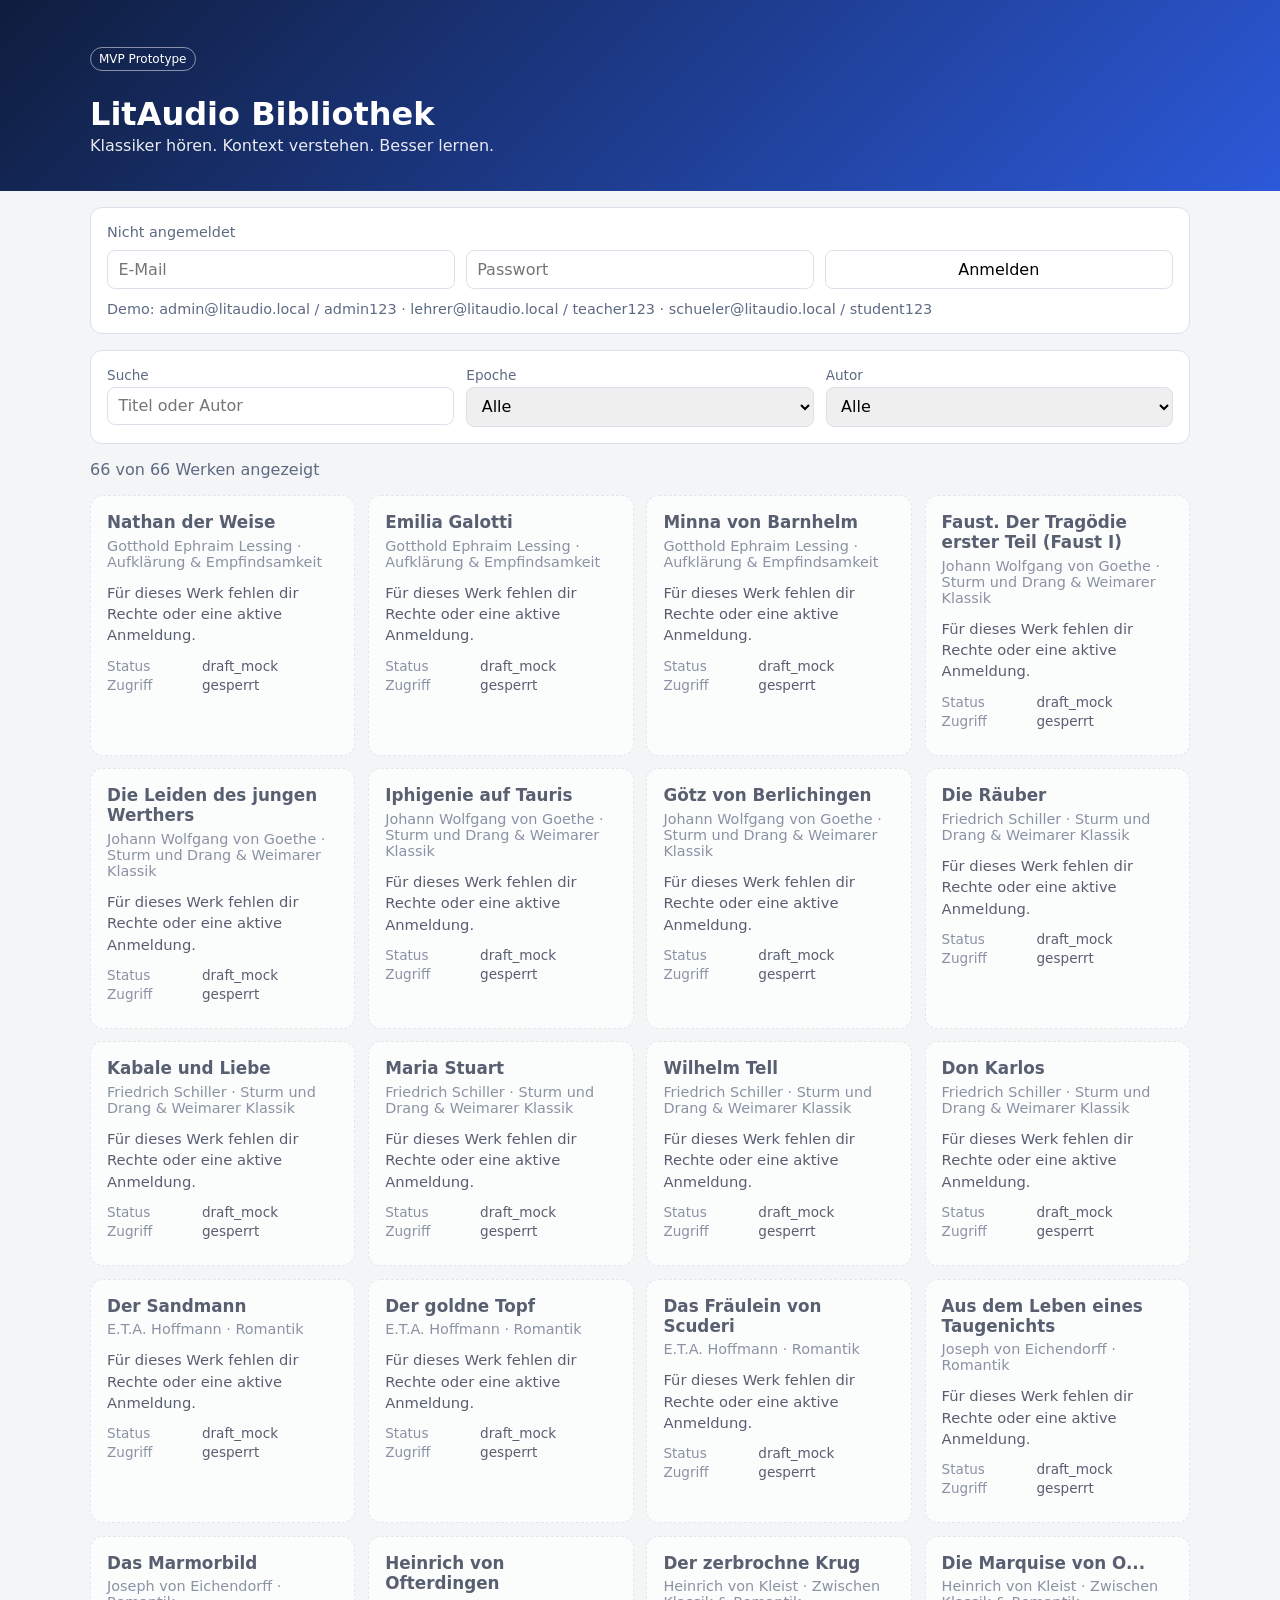
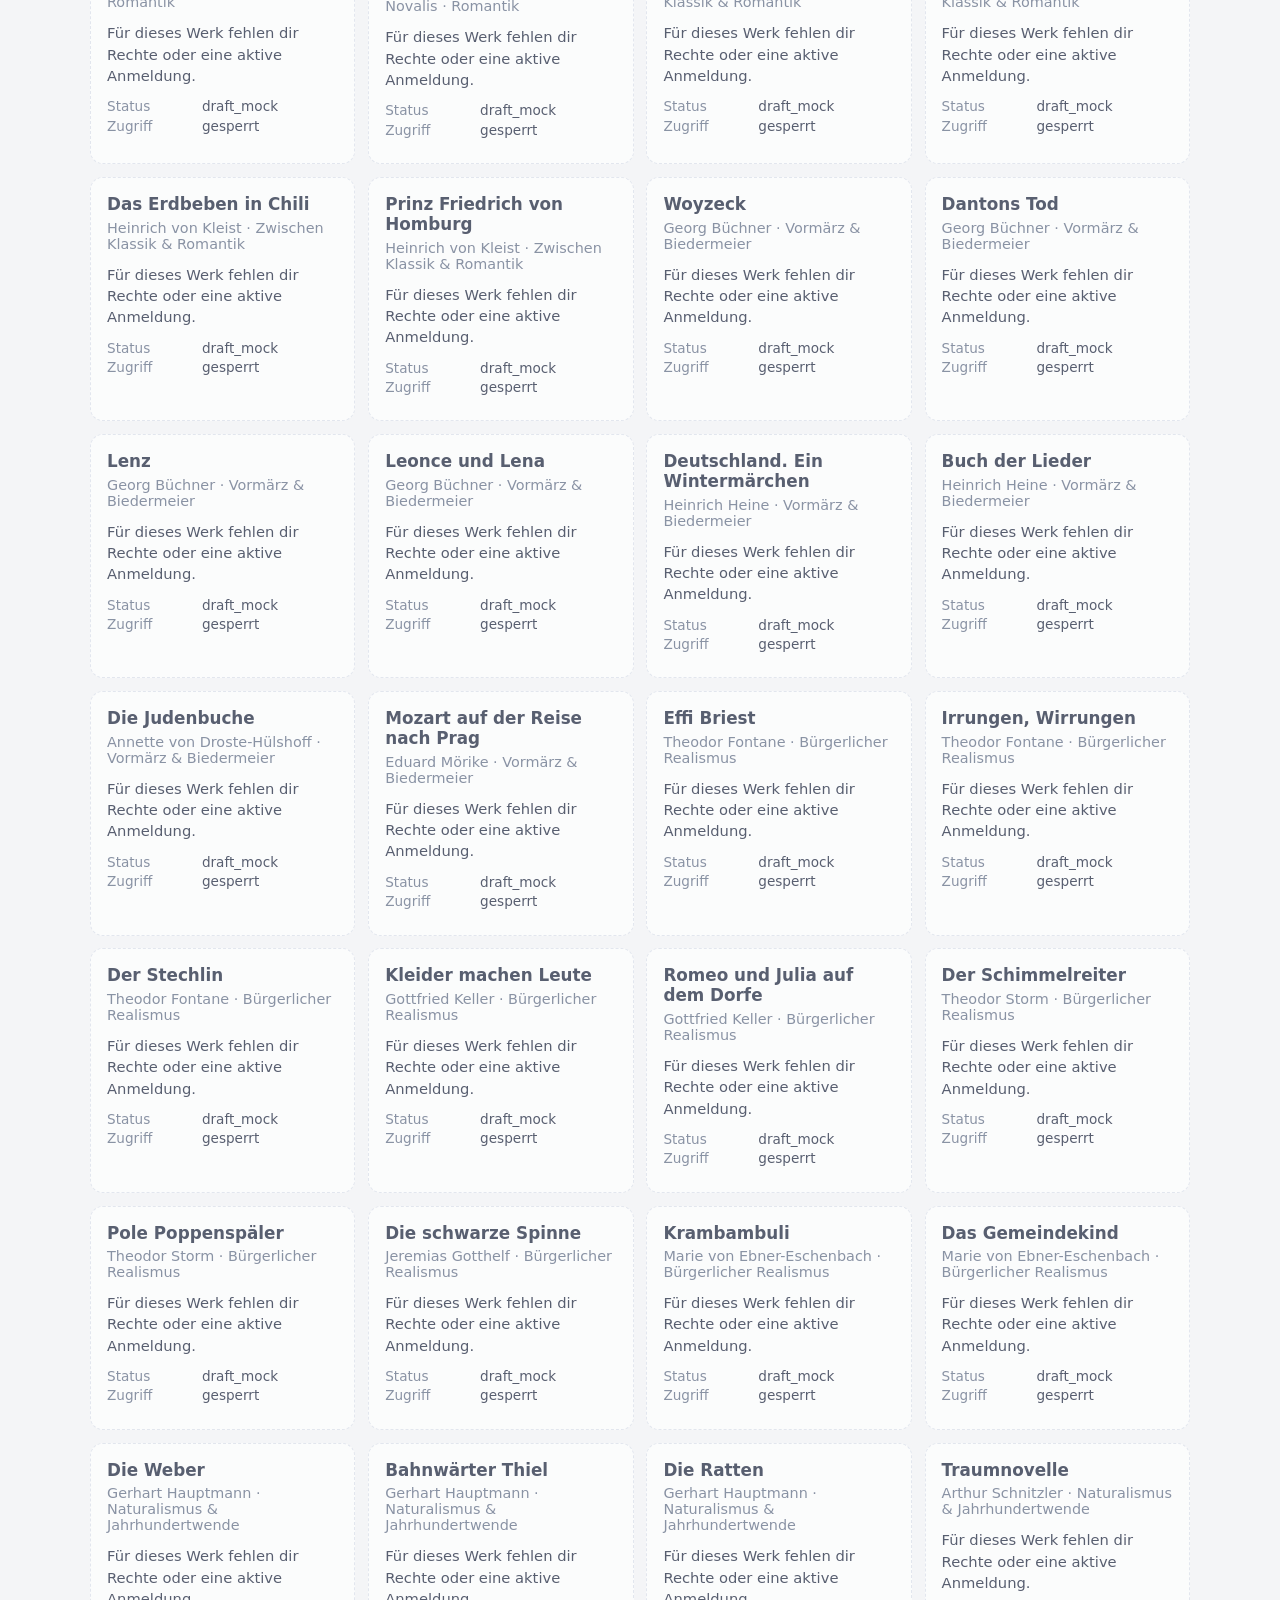
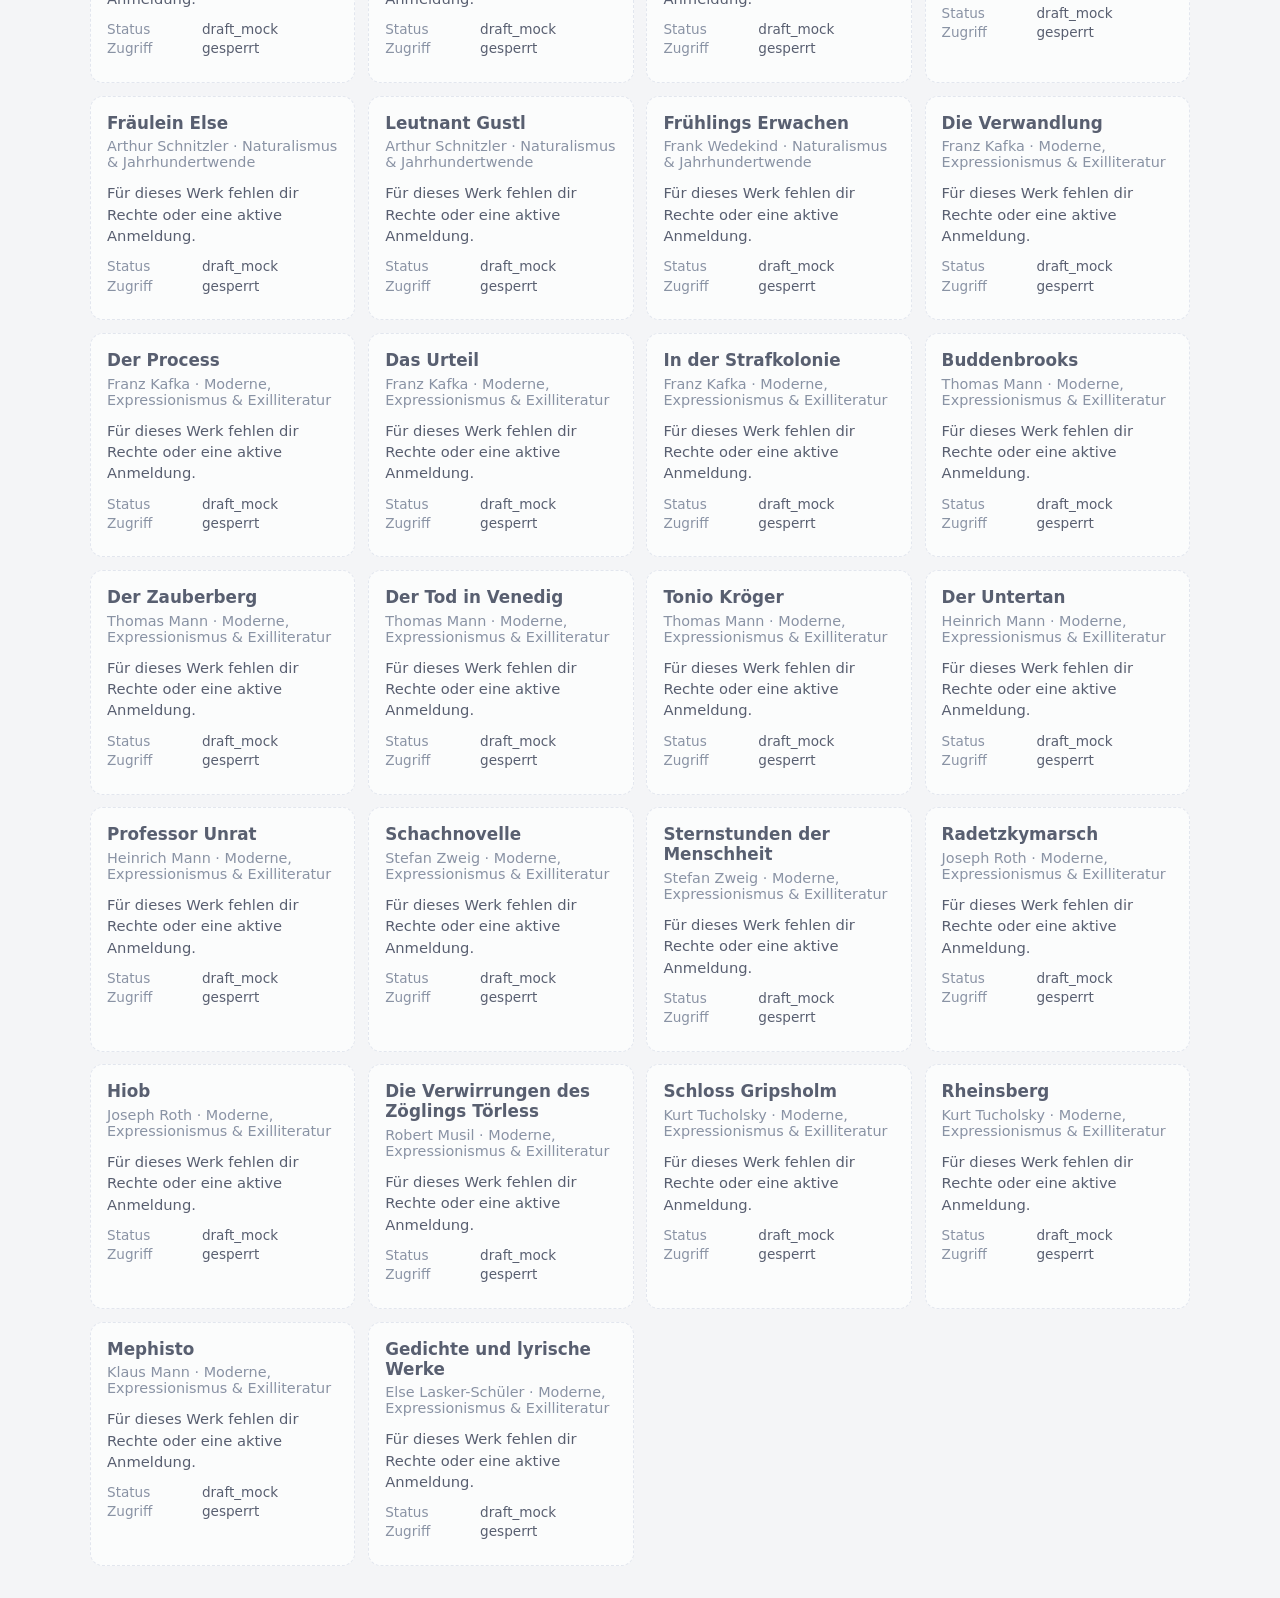
<file: index.html>
<!doctype html>
<html lang="de">
  <head>
    <meta charset="UTF-8" />
    <meta name="viewport" content="width=device-width, initial-scale=1.0" />
    <title>LitAudio – Web MVP</title>
    <link rel="stylesheet" href="./web/styles.css" />
  </head>
  <body>
    <header class="hero">
      <div class="container">
        <p class="badge">MVP Prototype</p>
        <h1>LitAudio Bibliothek</h1>
        <p class="subline">Klassiker hören. Kontext verstehen. Besser lernen.</p>
      </div>
    </header>

    <main class="container">
      <section class="auth-shell" aria-label="Login und Session">
        <p id="authStatus" class="meta">Nicht angemeldet</p>
        <form id="authForm" class="auth-form-grid">
          <input id="loginEmail" type="email" placeholder="E-Mail" required />
          <input id="loginPassword" type="password" placeholder="Passwort" required />
          <button type="submit">Anmelden</button>
        </form>
        <div class="auth-actions">
          <button id="logoutButton" type="button" hidden>Abmelden</button>
          <a id="adminLink" href="./web/admin.html" hidden>Admin öffnen</a>
        </div>
        <p id="authMessage" class="meta"></p>
        <p class="meta">Demo: admin@litaudio.local / admin123 · lehrer@litaudio.local / teacher123 · schueler@litaudio.local / student123</p>
      </section>

      <section class="controls" aria-label="Filter und Suche">
        <div class="control-group">
          <label for="searchInput">Suche</label>
          <input id="searchInput" type="search" placeholder="Titel oder Autor" />
        </div>

        <div class="control-group">
          <label for="periodSelect">Epoche</label>
          <select id="periodSelect">
            <option value="">Alle</option>
          </select>
        </div>

        <div class="control-group">
          <label for="authorSelect">Autor</label>
          <select id="authorSelect">
            <option value="">Alle</option>
          </select>
        </div>
      </section>

      <section id="teacherPanel" class="teacher-panel" aria-label="Lehrer-Menü" hidden>
        <div class="teacher-panel-header">
          <h2>Lehrer-Menü</h2>
          <p class="meta">Markierungen und Lesezeichen werden pro Schülergruppe gespeichert.</p>
        </div>

        <div class="teacher-grid">
          <div class="control-group">
            <label for="teacherGroupSelect">Aktive Schülergruppe</label>
            <select id="teacherGroupSelect">
              <option value="">Keine Gruppe</option>
            </select>
          </div>

          <div class="control-group">
            <label for="newGroupName">Neue Gruppe</label>
            <input id="newGroupName" type="text" placeholder="z. B. 10a - Goethe" />
          </div>

          <div class="control-group">
            <label for="newGroupColor">Gruppenfarbe</label>
            <input id="newGroupColor" type="color" value="#2c59d9" />
          </div>
        </div>

        <div class="teacher-actions">
          <button id="createGroupButton" type="button">Gruppe anlegen</button>
          <button id="deleteGroupButton" type="button">Gruppe löschen</button>
        </div>

        <div class="teacher-grid">
          <div class="control-group">
            <label for="studentSelect">Schüler zur Gruppe hinzufügen</label>
            <select id="studentSelect">
              <option value="">Schüler wählen</option>
            </select>
          </div>
          <div class="teacher-actions">
            <button id="addStudentButton" type="button">Schüler hinzufügen</button>
          </div>
        </div>

        <ul id="groupStudentList" class="group-student-list"></ul>
      </section>

      <section class="summary-row">
        <p id="resultSummary">Lade Bibliothek…</p>
      </section>

      <section>
        <ul id="workList" class="work-list" aria-live="polite"></ul>
      </section>
    </main>

    <template id="workCardTemplate">
      <li class="work-card">
        <h2 class="work-title"></h2>
        <p class="meta"></p>
        <p class="synopsis"></p>
        <dl class="details"></dl>
      </li>
    </template>

    <script type="module" src="./web/app.js"></script>
  </body>
</html>
</file>
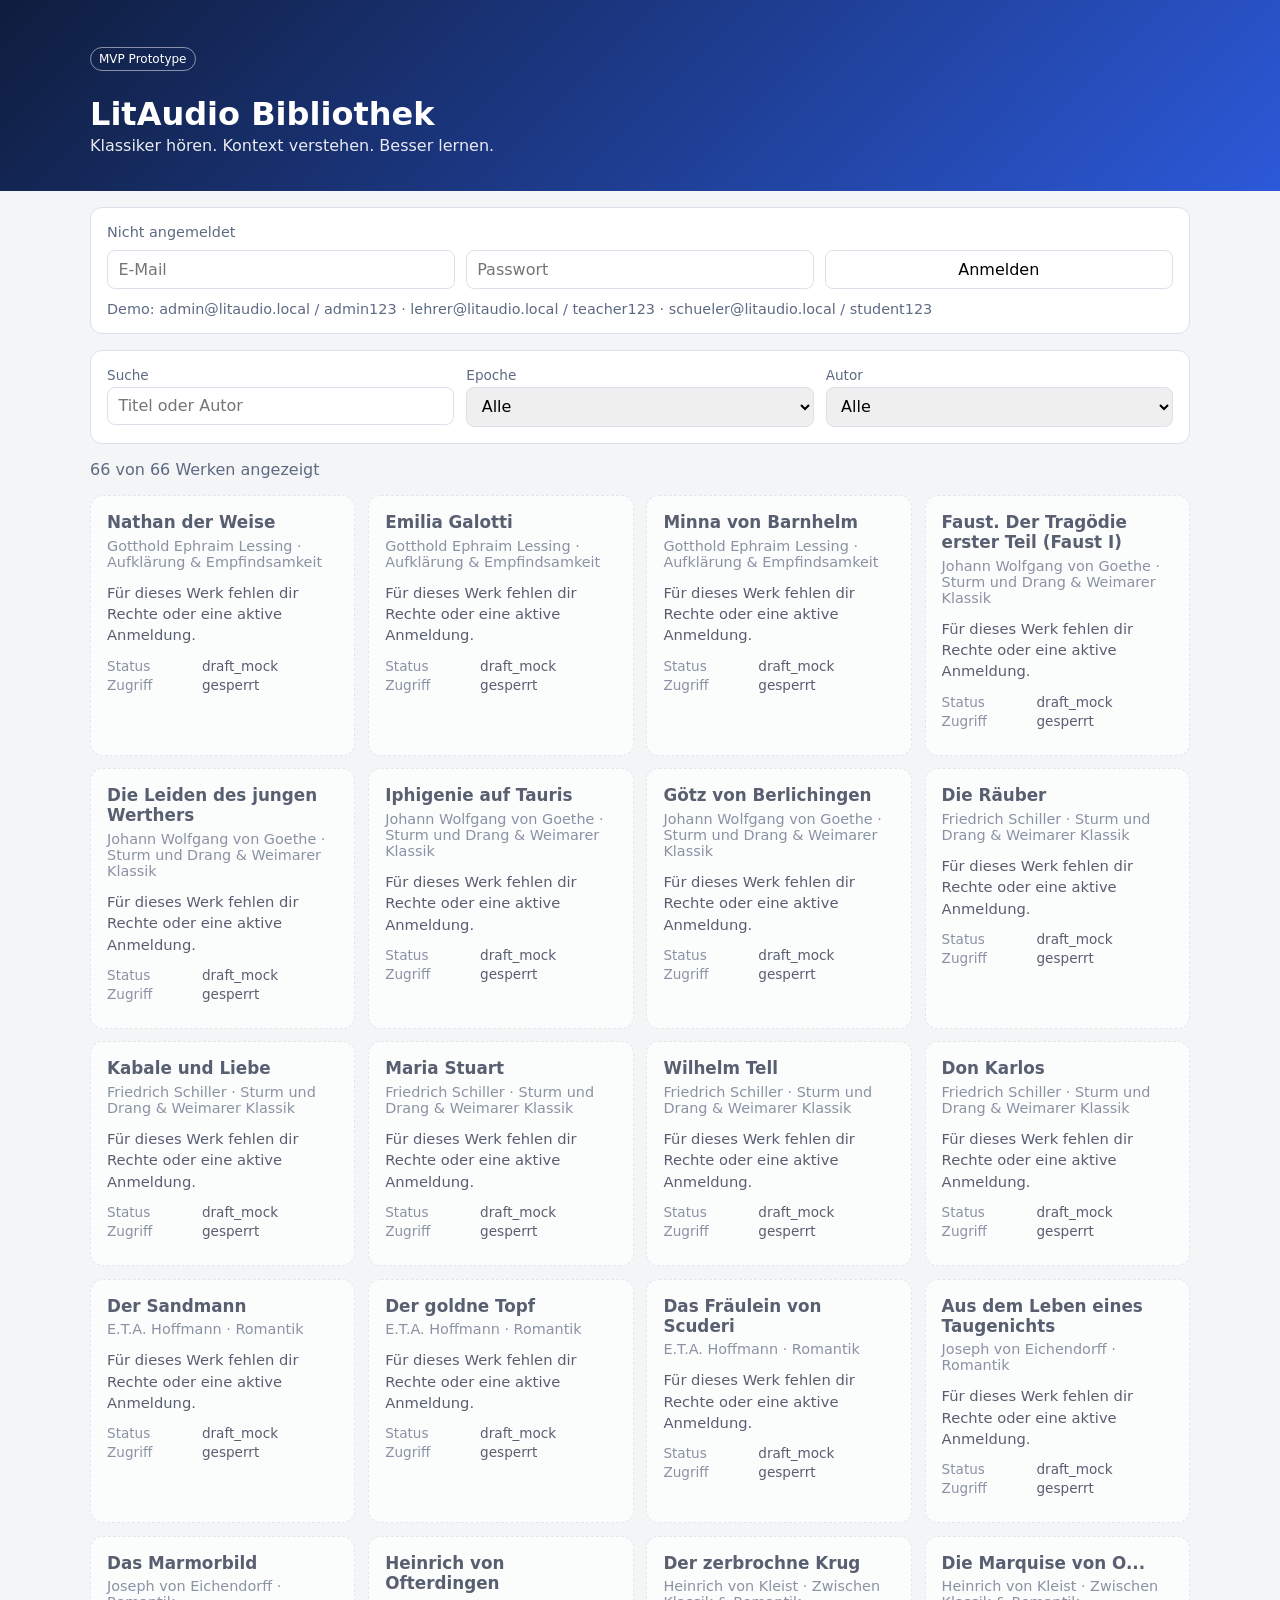
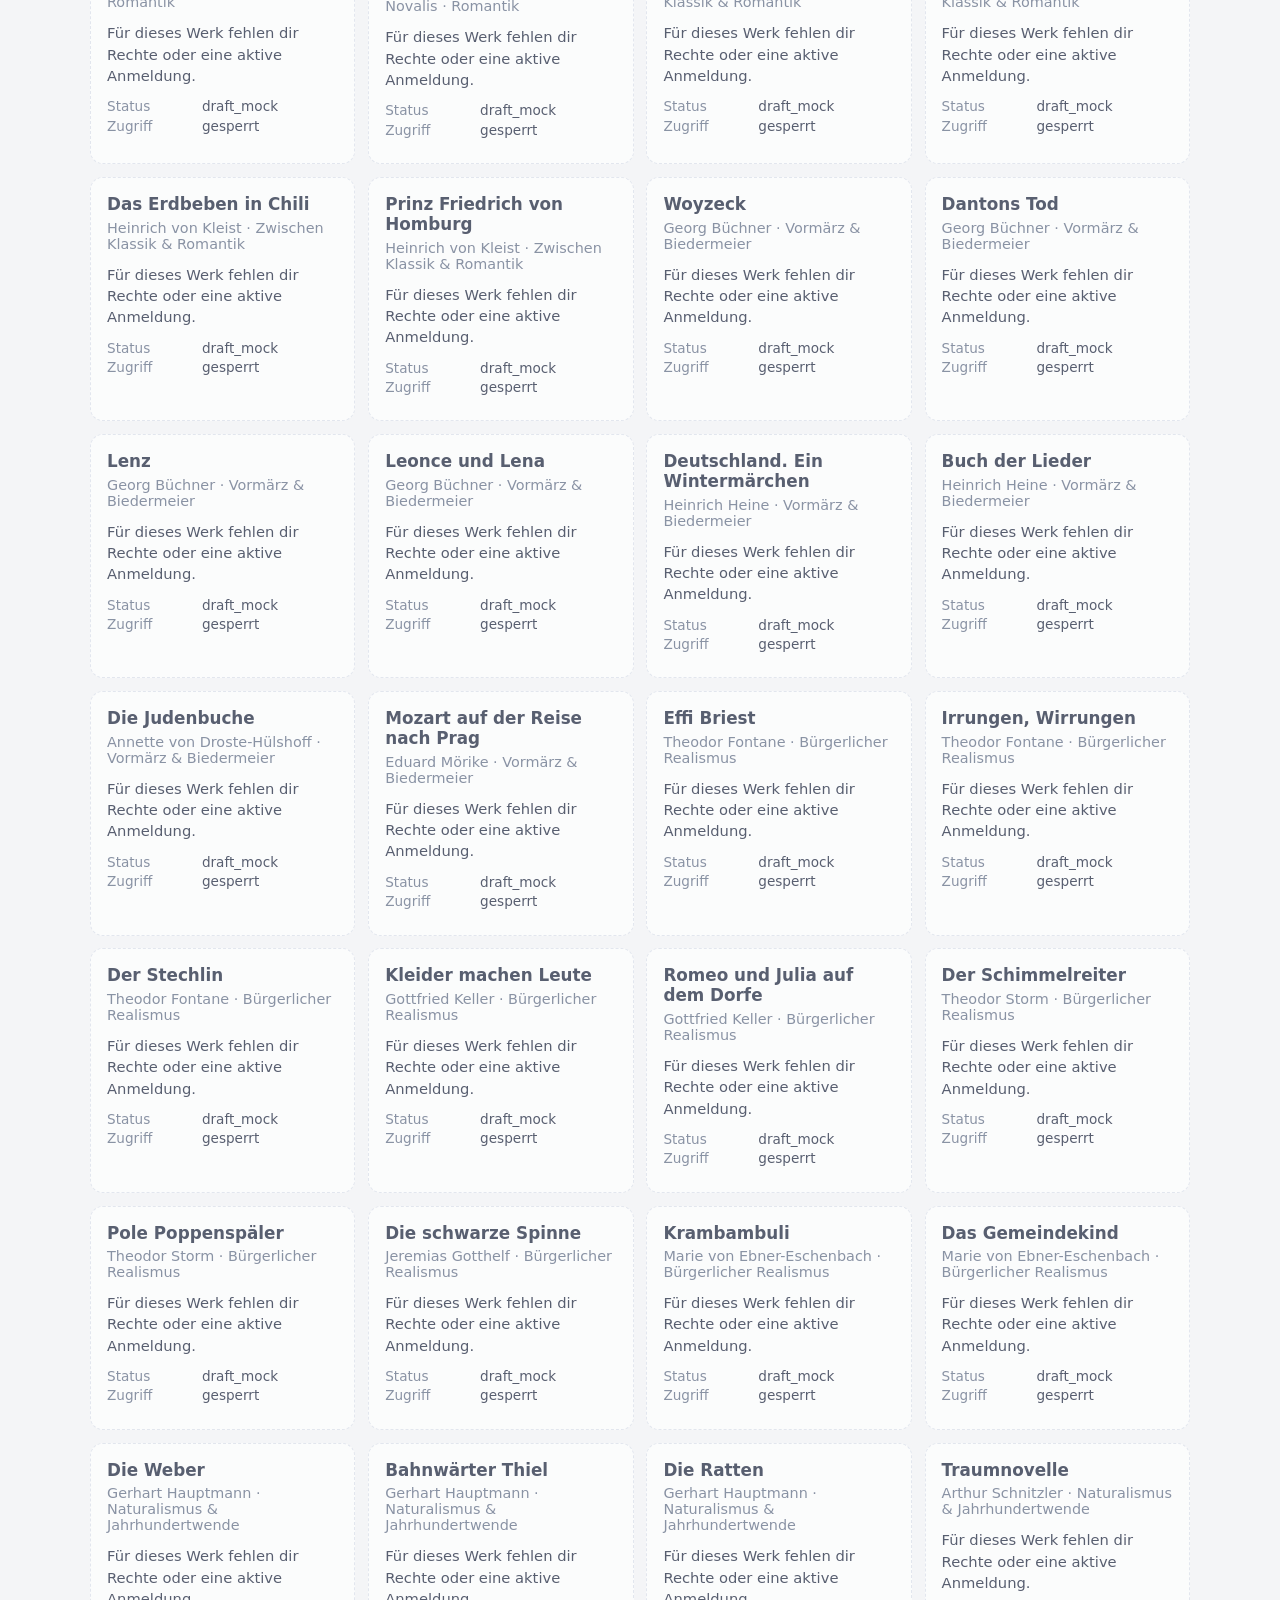
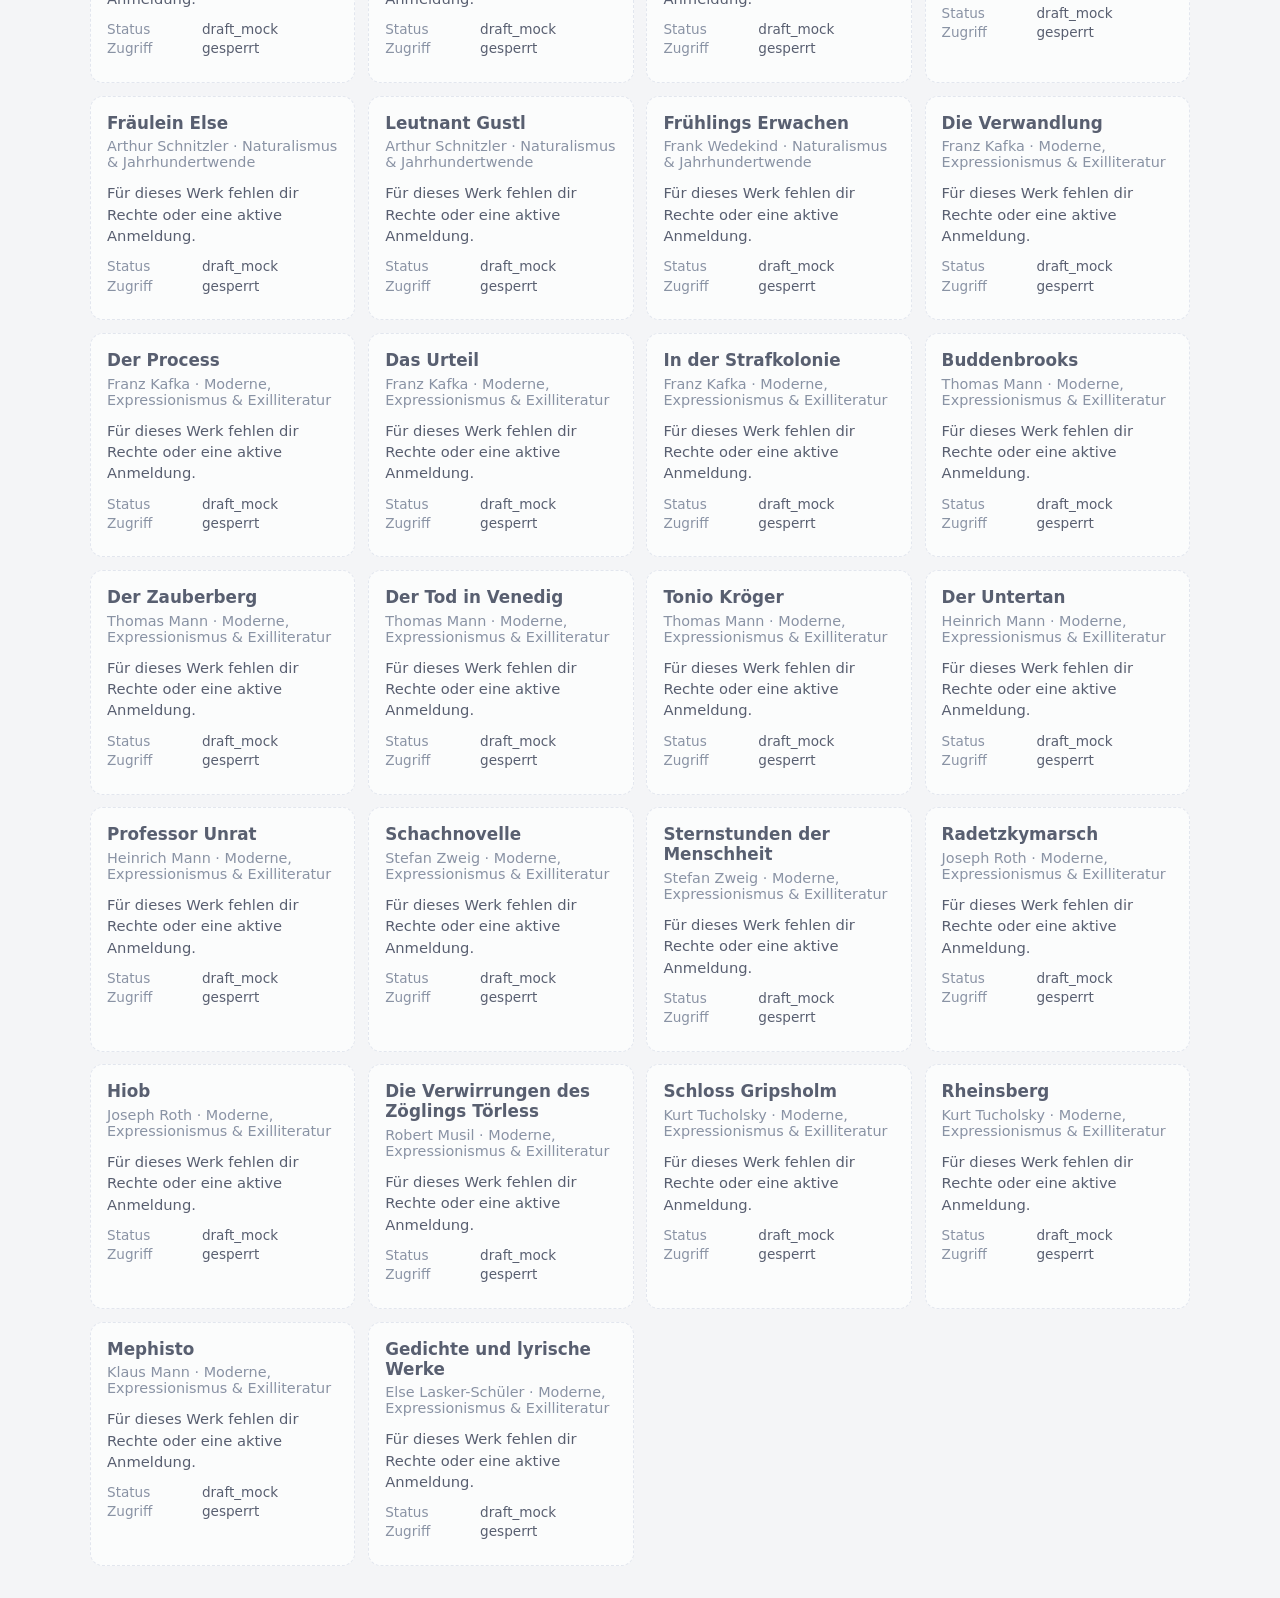
<file: web/index.html>
<!doctype html>
<html lang="de">
  <head>
    <meta charset="UTF-8" />
    <meta name="viewport" content="width=device-width, initial-scale=1.0" />
    <title>LitAudio – Web MVP</title>
    <link rel="stylesheet" href="./styles.css" />
  </head>
  <body>
    <header class="hero">
      <div class="container">
        <p class="badge">MVP Prototype</p>
        <h1>LitAudio Bibliothek</h1>
        <p class="subline">Klassiker hören. Kontext verstehen. Besser lernen.</p>
      </div>
    </header>

    <main class="container">
      <section class="auth-shell" aria-label="Login und Session">
        <p id="authStatus" class="meta">Nicht angemeldet</p>
        <form id="authForm" class="auth-form-grid">
          <input id="loginEmail" type="email" placeholder="E-Mail" required />
          <input id="loginPassword" type="password" placeholder="Passwort" required />
          <button type="submit">Anmelden</button>
        </form>
        <div class="auth-actions">
          <button id="logoutButton" type="button" hidden>Abmelden</button>
          <a id="adminLink" href="./admin.html" hidden>Admin öffnen</a>
        </div>
        <p id="authMessage" class="meta"></p>
        <p class="meta">Demo: admin@litaudio.local / admin123 · lehrer@litaudio.local / teacher123 · schueler@litaudio.local / student123</p>
      </section>

      <section class="controls" aria-label="Filter und Suche">
        <div class="control-group">
          <label for="searchInput">Suche</label>
          <input id="searchInput" type="search" placeholder="Titel oder Autor" />
        </div>

        <div class="control-group">
          <label for="periodSelect">Epoche</label>
          <select id="periodSelect">
            <option value="">Alle</option>
          </select>
        </div>

        <div class="control-group">
          <label for="authorSelect">Autor</label>
          <select id="authorSelect">
            <option value="">Alle</option>
          </select>
        </div>
      </section>

      <section id="teacherPanel" class="teacher-panel" aria-label="Lehrer-Menü" hidden>
        <div class="teacher-panel-header">
          <h2>Lehrer-Menü</h2>
          <p class="meta">Markierungen und Lesezeichen werden pro Schülergruppe gespeichert.</p>
        </div>

        <div class="teacher-grid">
          <div class="control-group">
            <label for="teacherGroupSelect">Aktive Schülergruppe</label>
            <select id="teacherGroupSelect">
              <option value="">Keine Gruppe</option>
            </select>
          </div>

          <div class="control-group">
            <label for="newGroupName">Neue Gruppe</label>
            <input id="newGroupName" type="text" placeholder="z. B. 10a - Goethe" />
          </div>

          <div class="control-group">
            <label for="newGroupColor">Gruppenfarbe</label>
            <input id="newGroupColor" type="color" value="#2c59d9" />
          </div>
        </div>

        <div class="teacher-actions">
          <button id="createGroupButton" type="button">Gruppe anlegen</button>
          <button id="deleteGroupButton" type="button">Gruppe löschen</button>
        </div>

        <div class="teacher-grid">
          <div class="control-group">
            <label for="studentSelect">Schüler zur Gruppe hinzufügen</label>
            <select id="studentSelect">
              <option value="">Schüler wählen</option>
            </select>
          </div>
          <div class="teacher-actions">
            <button id="addStudentButton" type="button">Schüler hinzufügen</button>
          </div>
        </div>

        <ul id="groupStudentList" class="group-student-list"></ul>
      </section>

      <section class="summary-row">
        <p id="resultSummary">Lade Bibliothek…</p>
      </section>

      <section>
        <ul id="workList" class="work-list" aria-live="polite"></ul>
      </section>
    </main>

    <template id="workCardTemplate">
      <li class="work-card">
        <h2 class="work-title"></h2>
        <p class="meta"></p>
        <p class="synopsis"></p>
        <dl class="details"></dl>
      </li>
    </template>

    <script type="module" src="./app.js"></script>
  </body>
</html>
</file>
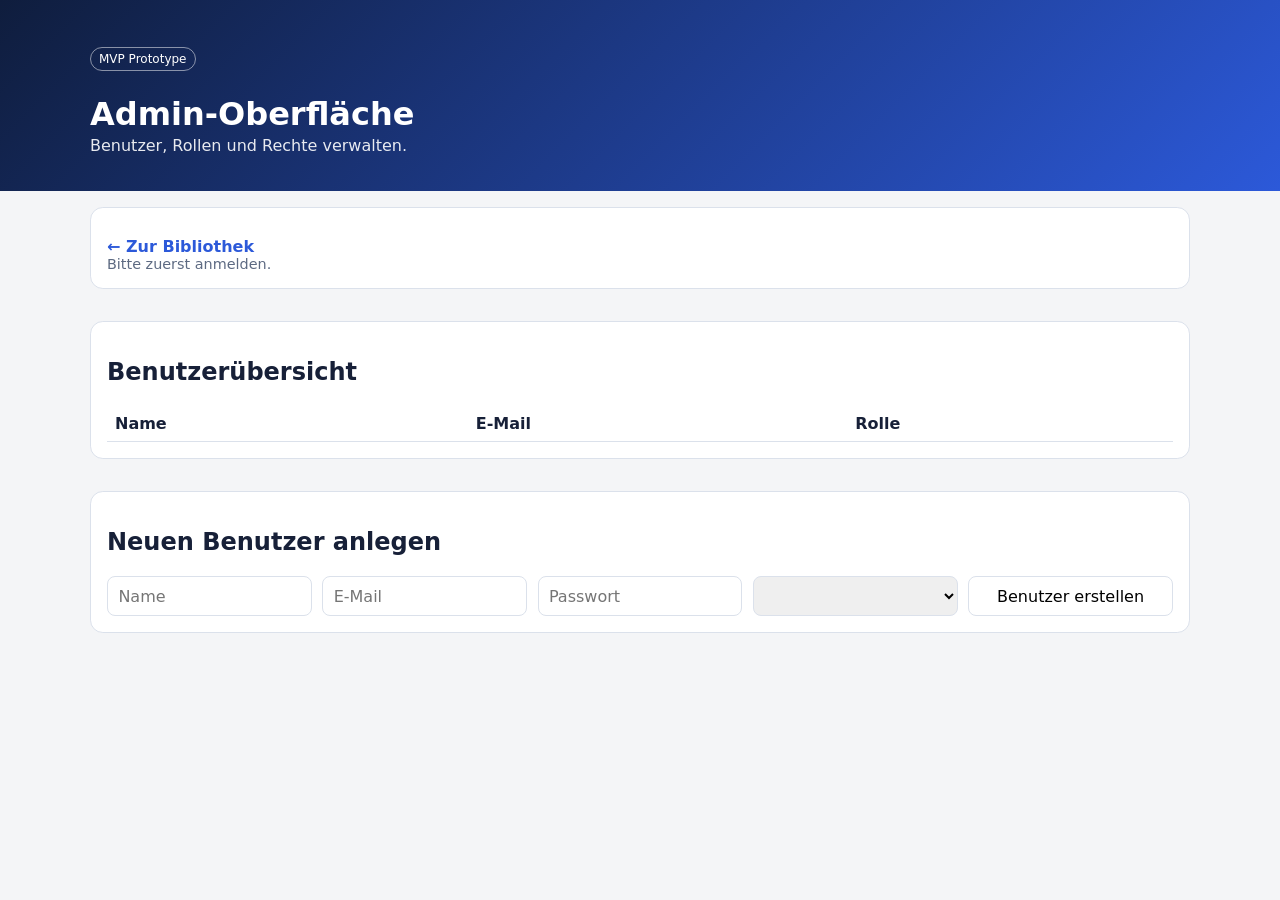
<file: web/admin.html>
<!doctype html>
<html lang="de">
  <head>
    <meta charset="UTF-8" />
    <meta name="viewport" content="width=device-width, initial-scale=1.0" />
    <title>LitAudio – Admin</title>
    <link rel="stylesheet" href="./styles.css" />
  </head>
  <body>
    <header class="hero">
      <div class="container">
        <p class="badge">MVP Prototype</p>
        <h1>Admin-Oberfläche</h1>
        <p class="subline">Benutzer, Rollen und Rechte verwalten.</p>
      </div>
    </header>

    <main class="container">
      <section class="player-shell">
        <a class="back-link" href="./index.html">← Zur Bibliothek</a>
        <p id="accessState" class="meta">Prüfe Berechtigungen…</p>
      </section>

      <section class="player-shell">
        <h2>Benutzerübersicht</h2>
        <table class="admin-table">
          <thead>
            <tr>
              <th>Name</th>
              <th>E-Mail</th>
              <th>Rolle</th>
            </tr>
          </thead>
          <tbody id="userTableBody"></tbody>
        </table>
      </section>

      <section class="player-shell">
        <h2>Neuen Benutzer anlegen</h2>
        <form id="createUserForm" class="auth-form-grid">
          <input name="name" required placeholder="Name" />
          <input name="email" type="email" required placeholder="E-Mail" />
          <input name="password" required placeholder="Passwort" />
          <select id="newUserRole" name="roleId"></select>
          <button type="submit">Benutzer erstellen</button>
        </form>
        <p id="adminMessage" class="meta"></p>
      </section>
    </main>

    <script type="module" src="./admin.js"></script>
  </body>
</html>
</file>
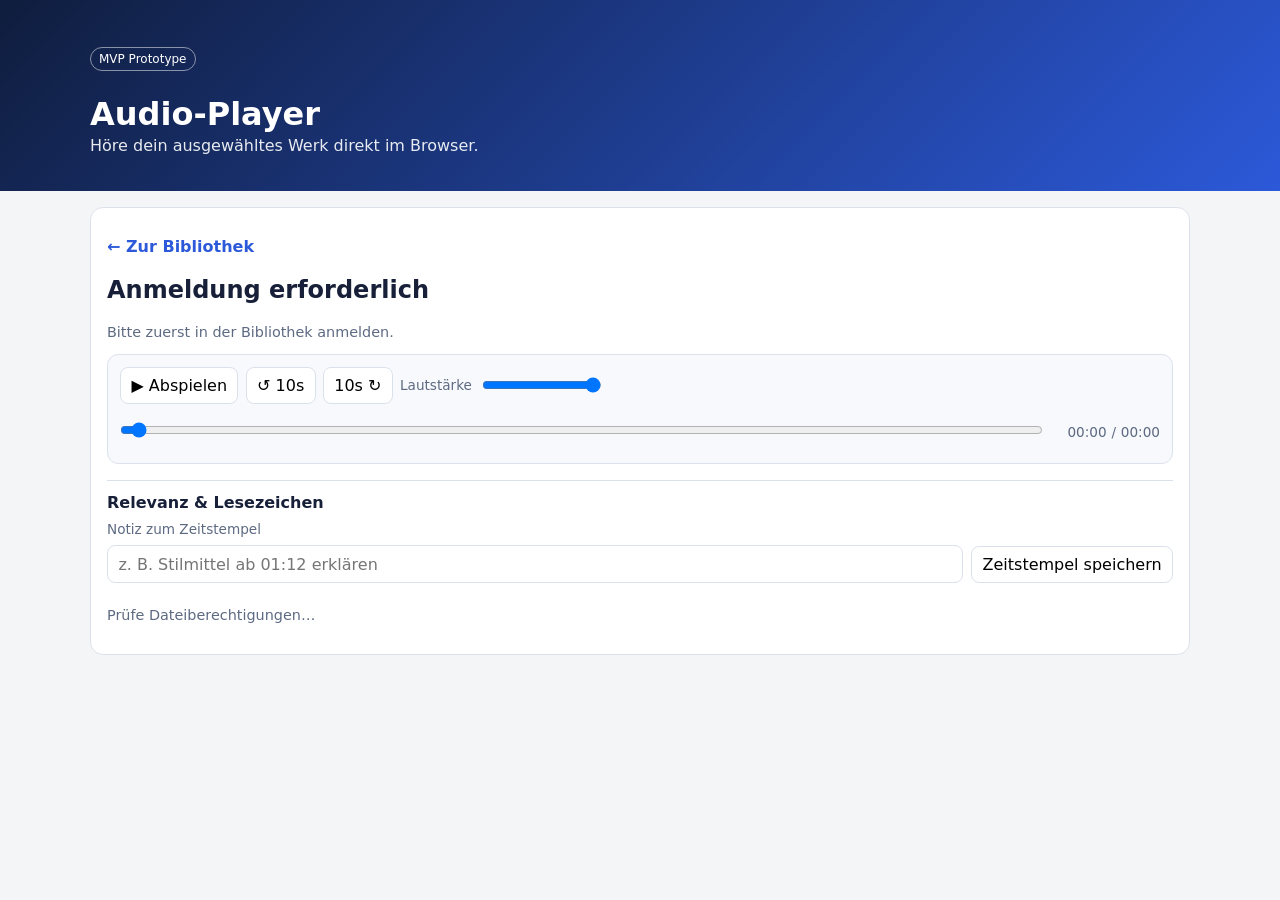
<file: web/audio-player.html>
<!doctype html>
<html lang="de">
  <head>
    <meta charset="UTF-8" />
    <meta name="viewport" content="width=device-width, initial-scale=1.0" />
    <title>LitAudio – Audio-Player</title>
    <link rel="stylesheet" href="./styles.css" />
  </head>
  <body>
    <header class="hero">
      <div class="container">
        <p class="badge">MVP Prototype</p>
        <h1>Audio-Player</h1>
        <p class="subline">Höre dein ausgewähltes Werk direkt im Browser.</p>
      </div>
    </header>

    <main class="container">
      <section class="player-shell" aria-label="Audio-Player für Werk">
        <a class="back-link" href="./index.html">← Zur Bibliothek</a>
        <h2 id="playerTitle">Werk wird geladen…</h2>
        <p id="playerMeta" class="meta"></p>

        <audio id="audioPlayer" class="audio-player" preload="metadata">
          Dein Browser unterstützt das Audio-Element nicht.
        </audio>
        <section class="progress-shell" aria-label="Audio-Steuerung">
          <div class="player-button-row">
            <button id="playToggle" type="button" aria-label="Wiedergabe starten">▶️ Abspielen</button>
            <button id="jumpBack" type="button" aria-label="10 Sekunden zurück">↺ 10s</button>
            <button id="jumpForward" type="button" aria-label="10 Sekunden vor">10s ↻</button>
            <label class="volume-control" for="volumeRange">
              Lautstärke
              <input id="volumeRange" type="range" min="0" max="1" step="0.05" value="1" />
            </label>
          </div>
          <div class="progress-header">
            <div class="progress-line">
              <input
                id="progressRange"
                class="progress-range"
                type="range"
                min="0"
                max="1000"
                value="0"
                step="1"
                aria-label="Abspielposition"
              />
              <div id="progressStampLayer" class="progress-stamp-layer" aria-hidden="true"></div>
            </div>
            <div class="progress-time" aria-live="polite">
              <span id="currentTimeLabel">00:00</span>
              <span aria-hidden="true">/</span>
              <span id="durationLabel">00:00</span>
            </div>
          </div>
        </section>

        <section id="bookmarkSection" class="bookmark-section" aria-label="Lesezeichen">
          <div class="bookmark-header">
            <h3>Relevanz & Lesezeichen</h3>
            <p id="relevantNotice" class="meta"></p>
          </div>
          <form id="bookmarkForm" class="bookmark-form" hidden>
            <label for="bookmarkNote">Notiz zum Zeitstempel</label>
            <input id="bookmarkNote" type="text" maxlength="180" placeholder="z. B. Stilmittel ab 01:12 erklären" />
            <button type="submit">Zeitstempel speichern</button>
          </form>
          <ul id="bookmarkList" class="bookmark-list"></ul>
        </section>

        <p id="accessNotice" class="player-note">Prüfe Dateiberechtigungen…</p>
      </section>
    </main>

    <script type="module" src="./audio-player.js"></script>
  </body>
</html>
</file>
<file: web/styles.css>
:root {
  color-scheme: light;
  --bg: #f4f5f7;
  --card: #ffffff;
  --text: #172038;
  --muted: #5d6a82;
  --border: #dbe1eb;
  --brand: #2c59d9;
}

* { box-sizing: border-box; }

body {
  margin: 0;
  font-family: Inter, system-ui, -apple-system, Segoe UI, Roboto, sans-serif;
  background: var(--bg);
  color: var(--text);
}

.container {
  width: min(1100px, calc(100% - 2rem));
  margin: 0 auto;
}

.hero {
  background: linear-gradient(135deg, #0f1d3d, #2c59d9);
  color: #fff;
  padding: 2.2rem 0;
  margin-bottom: 1rem;
}

.badge {
  display: inline-block;
  font-size: 0.75rem;
  padding: 0.25rem 0.5rem;
  border: 1px solid rgba(255,255,255,.5);
  border-radius: 999px;
}

h1 { margin: 0.75rem 0 0.2rem; }
.subline { margin: 0; opacity: .9; }

.controls {
  display: grid;
  grid-template-columns: repeat(auto-fit, minmax(180px, 1fr));
  gap: 0.75rem;
  background: var(--card);
  border: 1px solid var(--border);
  border-radius: 0.75rem;
  padding: 1rem;
}

.control-group { display: flex; flex-direction: column; gap: 0.25rem; }
label { font-size: .85rem; color: var(--muted); }
input, select {
  border: 1px solid var(--border);
  border-radius: .5rem;
  padding: .55rem .65rem;
  font: inherit;
}
button {
  border: 1px solid var(--border);
  border-radius: .5rem;
  padding: .5rem .65rem;
  font: inherit;
  background: #fff;
  cursor: pointer;
}

.summary-row { margin: 0.9rem 0; color: var(--muted); }

.work-list {
  list-style: none;
  padding: 0;
  margin: 0 0 2rem;
  display: grid;
  grid-template-columns: repeat(auto-fill, minmax(260px, 1fr));
  gap: 0.8rem;
}

.work-card {
  background: var(--card);
  border: 1px solid var(--border);
  border-radius: 0.8rem;
  padding: 1rem;
}

.work-title { margin: 0 0 0.35rem; font-size: 1.05rem; }
.meta { margin: 0; color: var(--muted); font-size: .9rem; }
.synopsis { margin: .75rem 0; font-size: .92rem; line-height: 1.45; }
.details { margin: 0; display: grid; grid-template-columns: auto 1fr; gap: .2rem .6rem; font-size: .85rem; }

dt { color: var(--muted); }

a { color: var(--brand); }

.back-link {
  display: inline-block;
  margin-top: 0.85rem;
  text-decoration: none;
  font-weight: 600;
}

.clickable-card {
  cursor: pointer;
  transition: transform 0.15s ease, box-shadow 0.15s ease, border-color 0.15s ease;
}

.clickable-card:hover {
  transform: translateY(-2px);
  border-color: #b7c4e8;
  box-shadow: 0 10px 24px rgba(23, 32, 56, 0.08);
}

.clickable-card:focus-visible {
  outline: 3px solid rgba(44, 89, 217, 0.35);
  outline-offset: 2px;
}

.player-shell {
  background: var(--card);
  border: 1px solid var(--border);
  border-radius: 0.8rem;
  padding: 1rem;
  margin-bottom: 2rem;
}

.audio-player {
  position: absolute;
  width: 1px;
  height: 1px;
  overflow: hidden;
  clip: rect(0 0 0 0);
  clip-path: inset(50%);
  white-space: nowrap;
}

.progress-stamp-layer {
  position: absolute;
  inset: 0;
  pointer-events: none;
}

.progress-shell {
  margin-top: 0.85rem;
  padding: 0.75rem;
  border: 1px solid var(--border);
  border-radius: 0.7rem;
  background: #f8f9fc;
}

.progress-header {
  display: flex;
  justify-content: space-between;
  align-items: center;
  gap: 0.8rem;
  color: var(--muted);
  font-size: 0.85rem;
  margin-top: 0.55rem;
}

.player-button-row {
  display: inline-flex;
  align-items: center;
  flex-wrap: wrap;
  gap: 0.45rem;
}

.volume-control {
  display: inline-flex;
  align-items: center;
  gap: 0.5rem;
  font-size: 0.85rem;
}

.volume-control input {
  width: 120px;
  padding: 0;
}

.progress-time {
  display: inline-flex;
  gap: 0.3rem;
  min-width: 6.5rem;
  justify-content: flex-end;
}

.progress-line {
  position: relative;
  flex: 1;
}

.progress-range {
  width: 100%;
  margin: 0;
}

.progress-stamp-marker {
  position: absolute;
  top: 50%;
  width: 0.7rem;
  height: 0.7rem;
  border-radius: 999px;
  border: 2px solid #fff;
  background: var(--brand);
  box-shadow: 0 0 0 1px rgba(23, 32, 56, 0.15);
  transform: translate(-50%, -50%);
  pointer-events: none;
}

.progress-stamp-marker.is-selected {
  transform: translate(-50%, -50%) scale(1.18);
  box-shadow: 0 0 0 3px rgba(44, 89, 217, 0.2);
}

.player-note {
  margin-top: 0.75rem;
  color: var(--muted);
  font-size: 0.9rem;
}

.bookmark-section {
  margin-top: 1rem;
  border-top: 1px solid var(--border);
  padding-top: 0.75rem;
}

.bookmark-header h3 {
  margin: 0;
  font-size: 1rem;
}

.bookmark-form {
  display: flex;
  flex-wrap: wrap;
  gap: 0.5rem;
  margin-top: 0.55rem;
  align-items: flex-end;
}

.bookmark-form label {
  width: 100%;
}

.bookmark-form input {
  flex: 1;
  min-width: 220px;
}

.bookmark-list {
  margin: 0.75rem 0 0;
  padding: 0;
  list-style: none;
  display: grid;
  gap: 0.45rem;
}

.bookmark-list-item {
  border: 1px solid var(--border);
  border-radius: 0.55rem;
  padding: 0.4rem 0.5rem;
  display: flex;
  gap: 0.4rem;
  align-items: center;
  justify-content: space-between;
  flex-wrap: wrap;
}

.bookmark-list-empty {
  color: var(--muted);
  font-size: 0.9rem;
}

.auth-shell {
  background: var(--card);
  border: 1px solid var(--border);
  border-radius: 0.75rem;
  padding: 1rem;
  margin-bottom: 1rem;
}

.auth-form-grid {
  display: grid;
  grid-template-columns: repeat(auto-fit, minmax(180px, 1fr));
  gap: 0.65rem;
  margin-top: 0.65rem;
}

.auth-actions {
  margin-top: 0.75rem;
  display: flex;
  gap: 0.8rem;
  align-items: center;
}

.blocked-card {
  opacity: 0.7;
  border-style: dashed;
}

.admin-table {
  width: 100%;
  border-collapse: collapse;
}

.admin-table th,
.admin-table td {
  border-bottom: 1px solid var(--border);
  text-align: left;
  padding: 0.5rem;
}

.teacher-panel {
  background: var(--card);
  border: 1px solid var(--border);
  border-radius: 0.75rem;
  padding: 1rem;
  margin-bottom: 1rem;
}

.teacher-panel-header h2 {
  margin: 0 0 0.25rem;
  font-size: 1.05rem;
}

.teacher-grid {
  display: grid;
  grid-template-columns: repeat(auto-fit, minmax(220px, 1fr));
  gap: 0.65rem;
  margin-top: 0.65rem;
}

.teacher-actions {
  display: flex;
  gap: 0.55rem;
  margin-top: 0.7rem;
}

.group-student-list {
  list-style: none;
  margin: 0.75rem 0 0;
  padding: 0;
  display: flex;
  flex-wrap: wrap;
  gap: 0.5rem;
}

.group-student-item {
  border: 1px solid var(--border);
  border-radius: 999px;
  padding: 0.35rem 0.55rem;
  display: inline-flex;
  align-items: center;
  gap: 0.4rem;
}

.relevant-badge {
  display: inline-block;
  color: #fff;
  border-radius: 999px;
  padding: 0.08rem 0.45rem;
  font-size: 0.68rem;
  vertical-align: middle;
}

.teacher-card-actions {
  display: flex;
  gap: 0.4rem;
  margin-top: 0.7rem;
}

.bookmark-wrap {
  display: flex;
  flex-wrap: wrap;
  gap: 0.4rem;
  margin-top: 0.6rem;
}

.bookmark-chip {
  border: 1px solid currentColor;
  border-radius: 999px;
  padding: 0.2rem 0.35rem 0.2rem 0.45rem;
  font-size: 0.8rem;
  display: inline-flex;
  align-items: center;
  gap: 0.3rem;
  background: #fff;
}

.bookmark-chip button {
  border: 0;
  background: transparent;
  padding: 0;
  line-height: 1;
}
</file>
